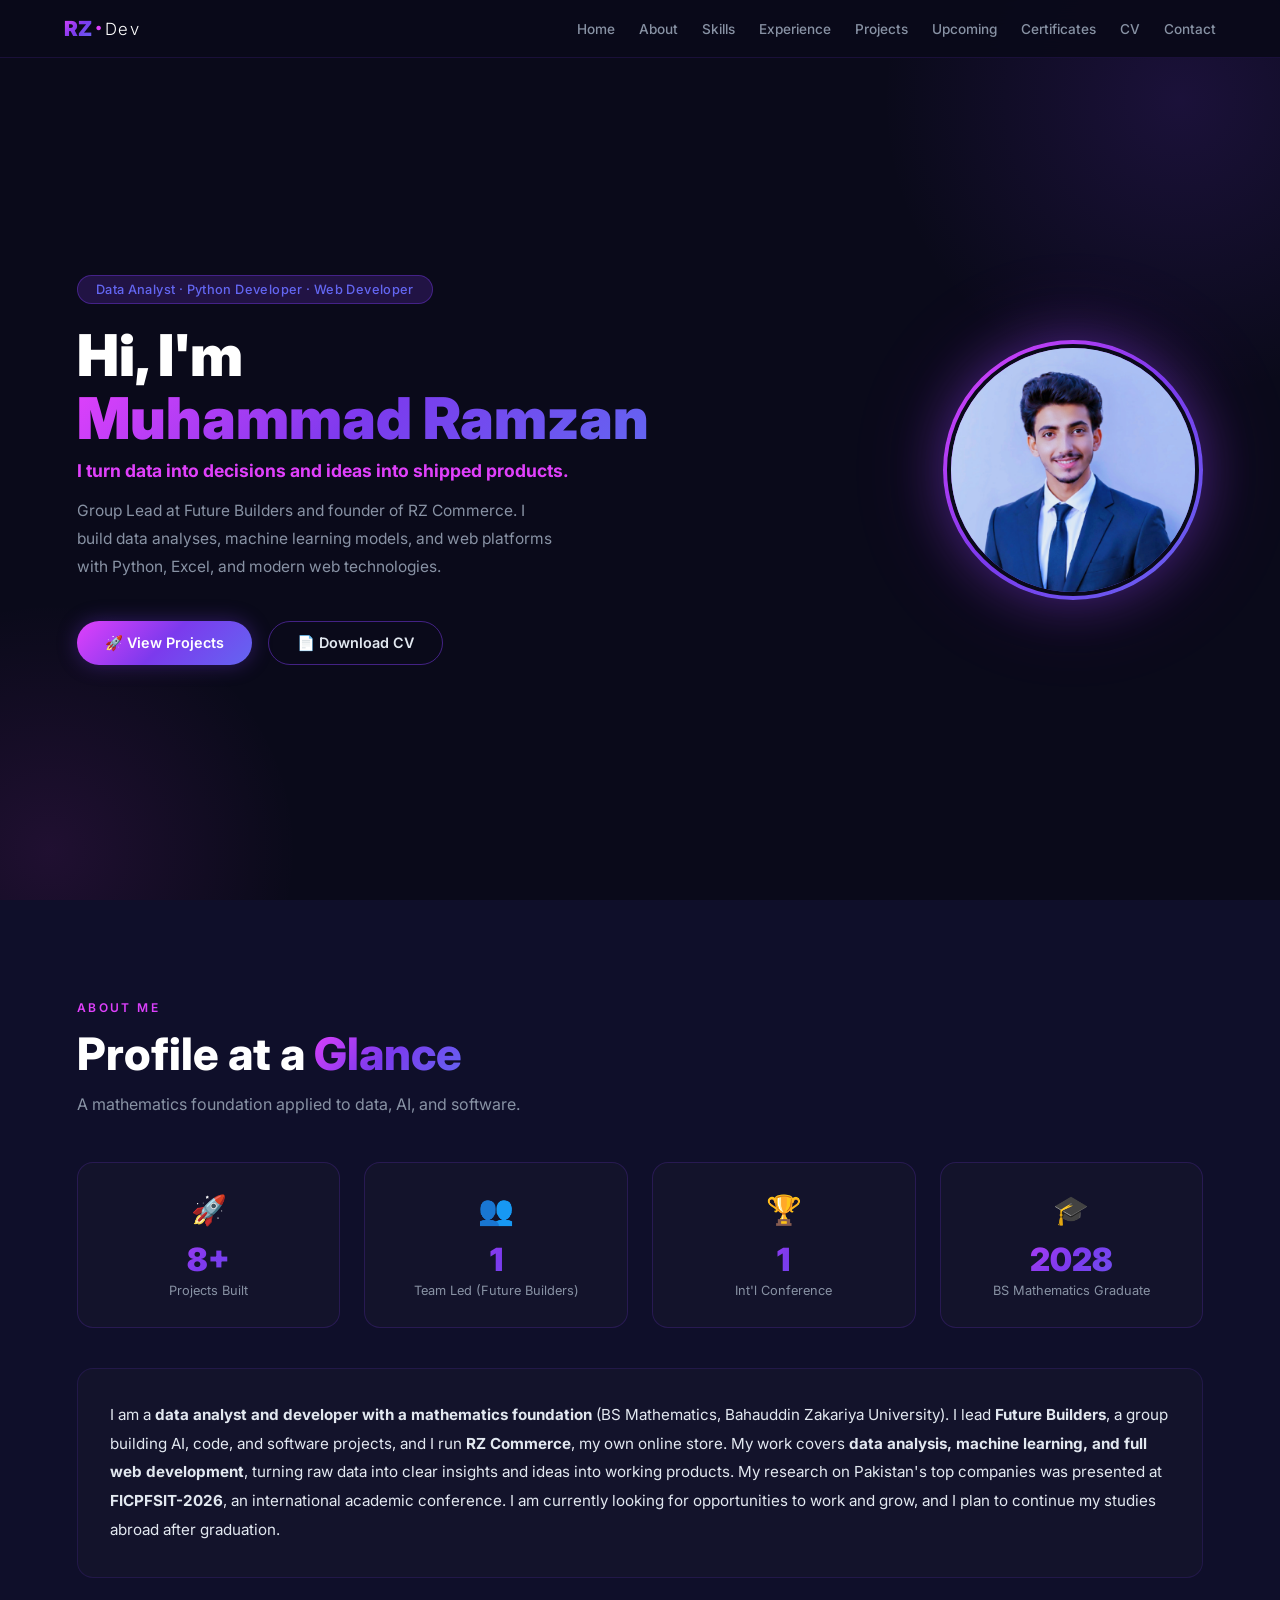
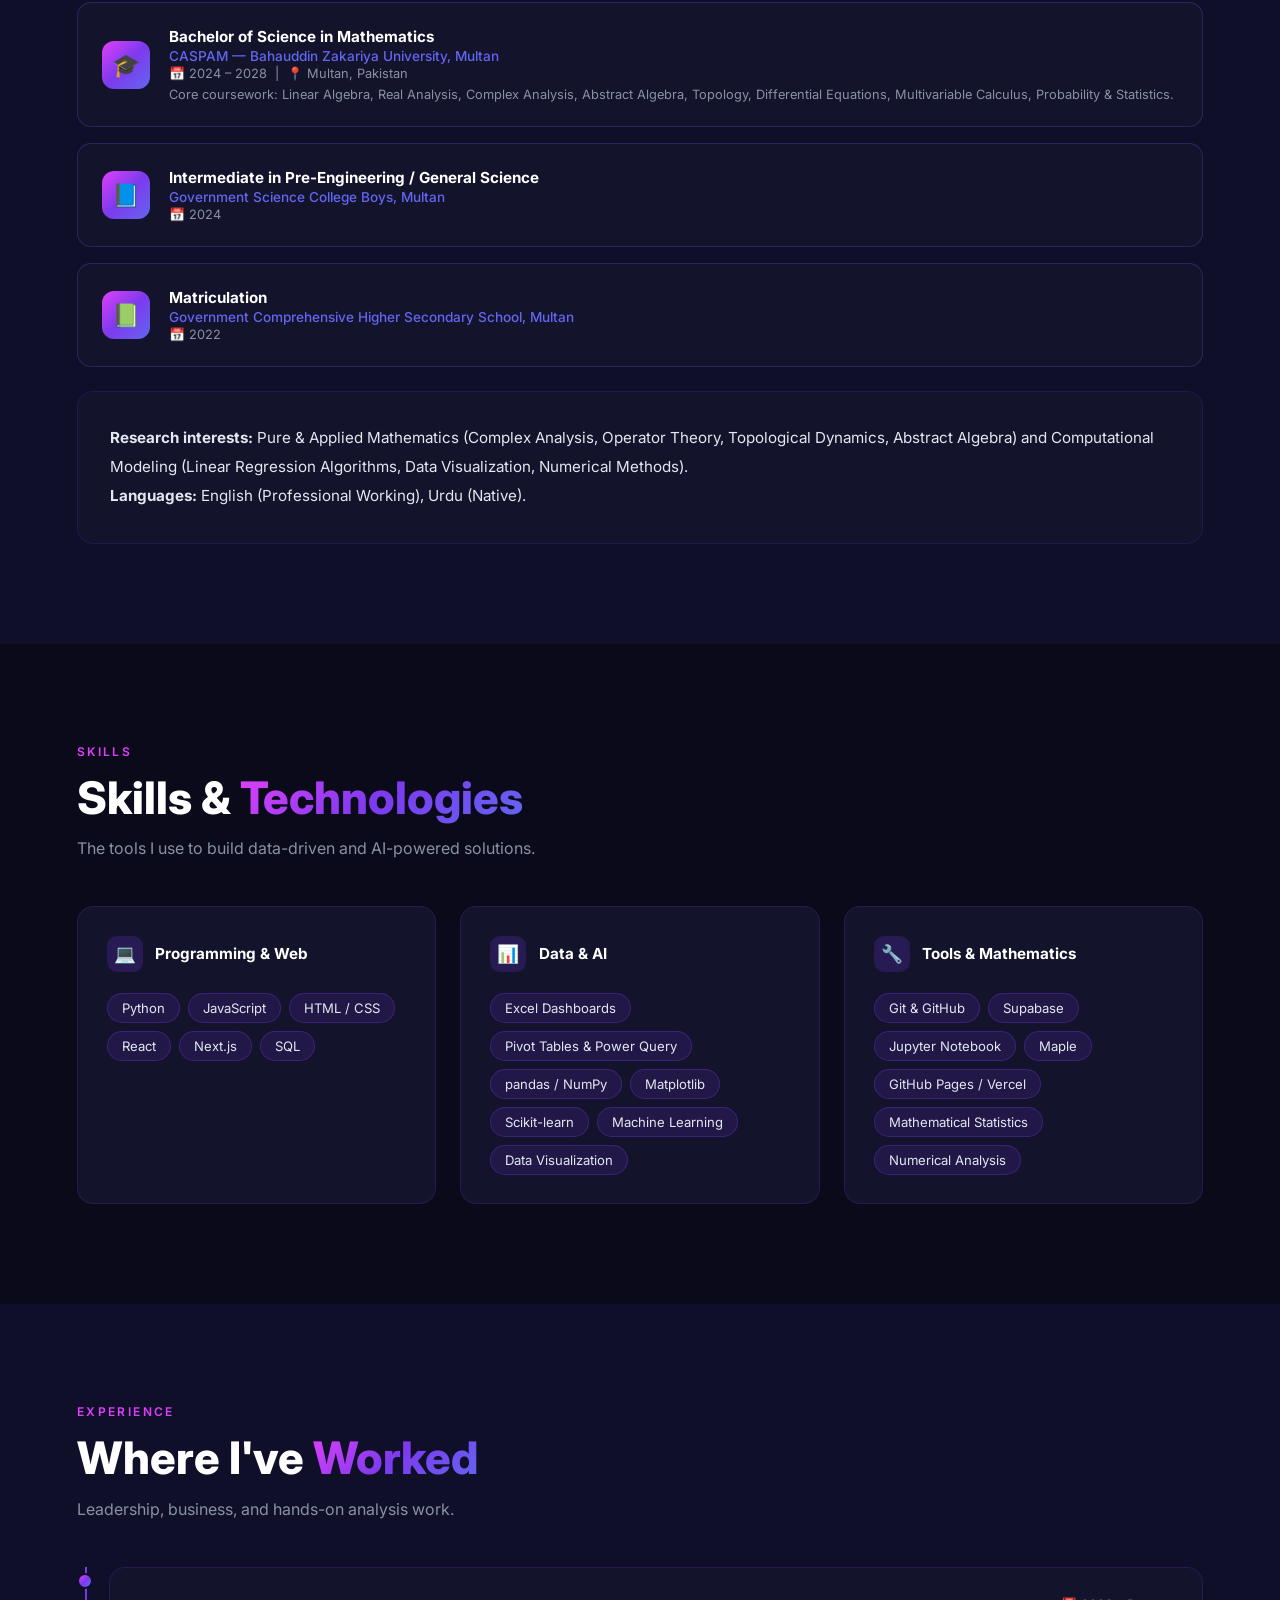
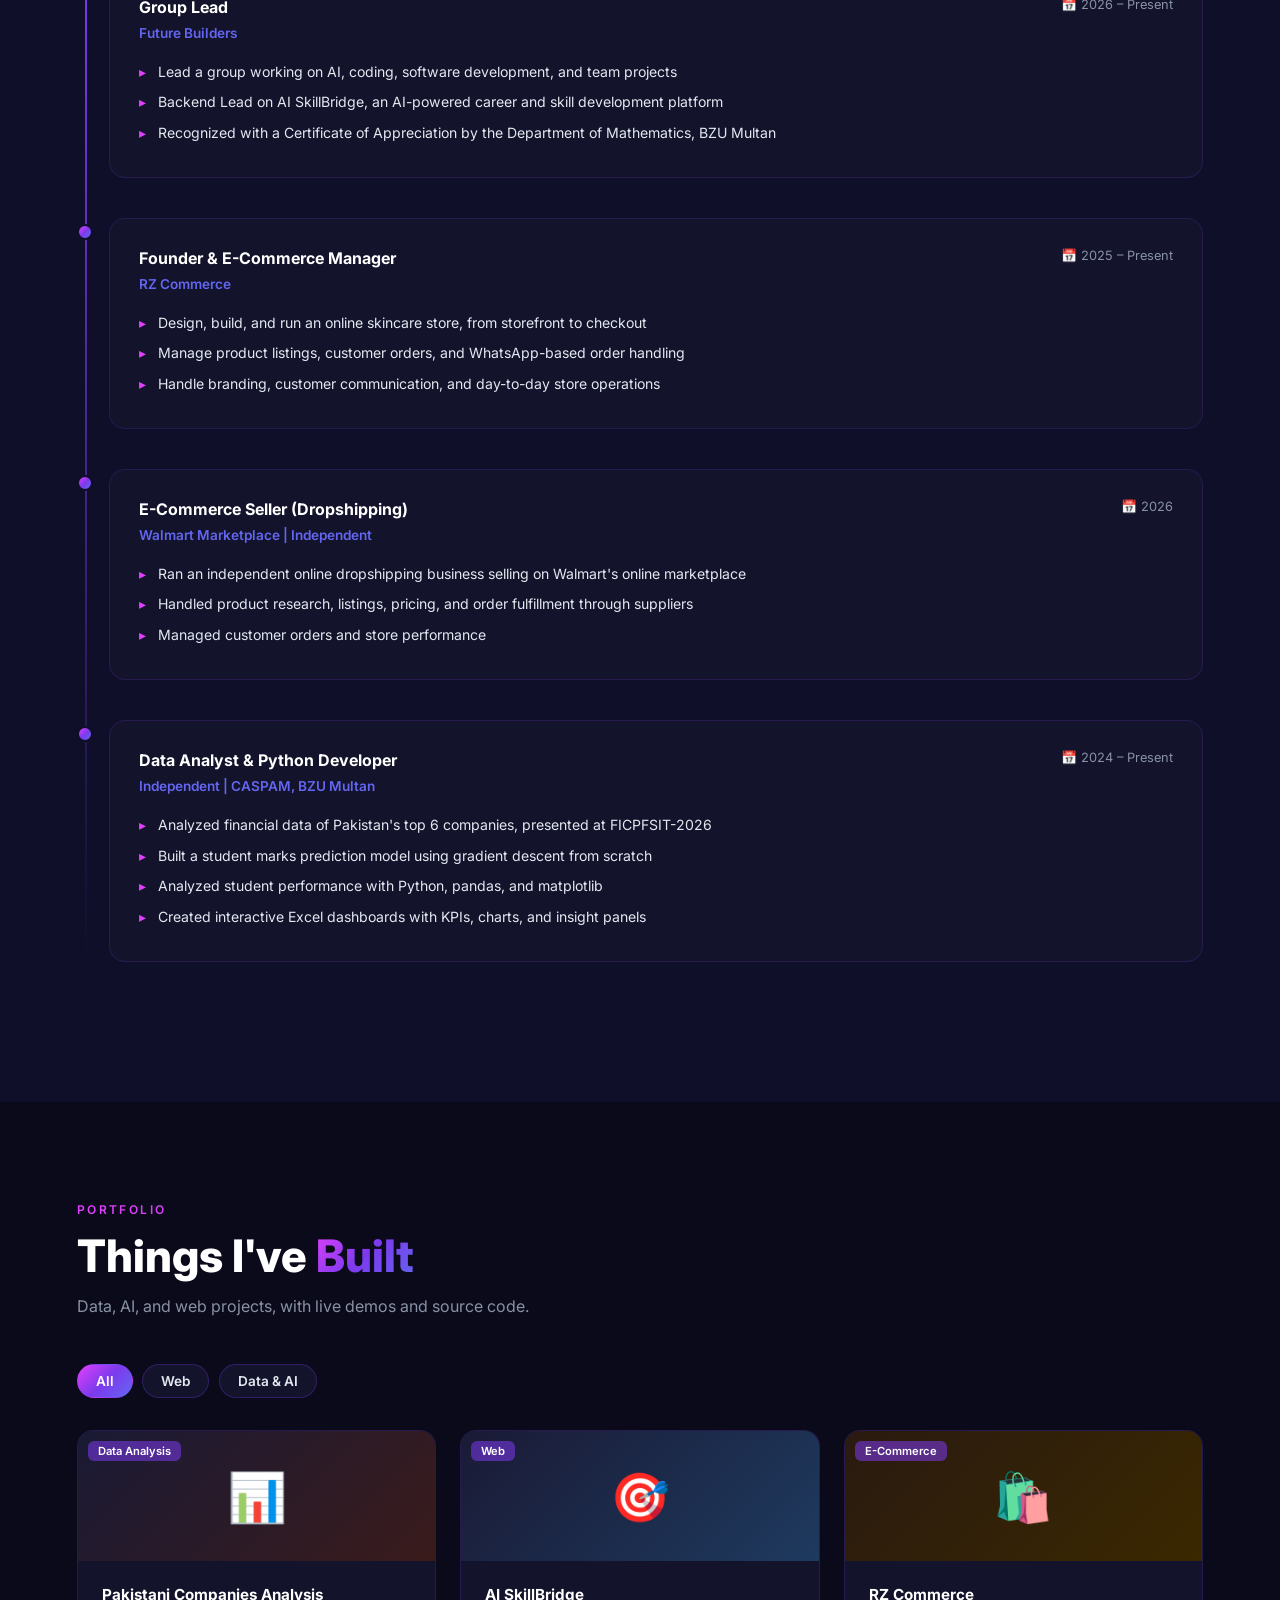
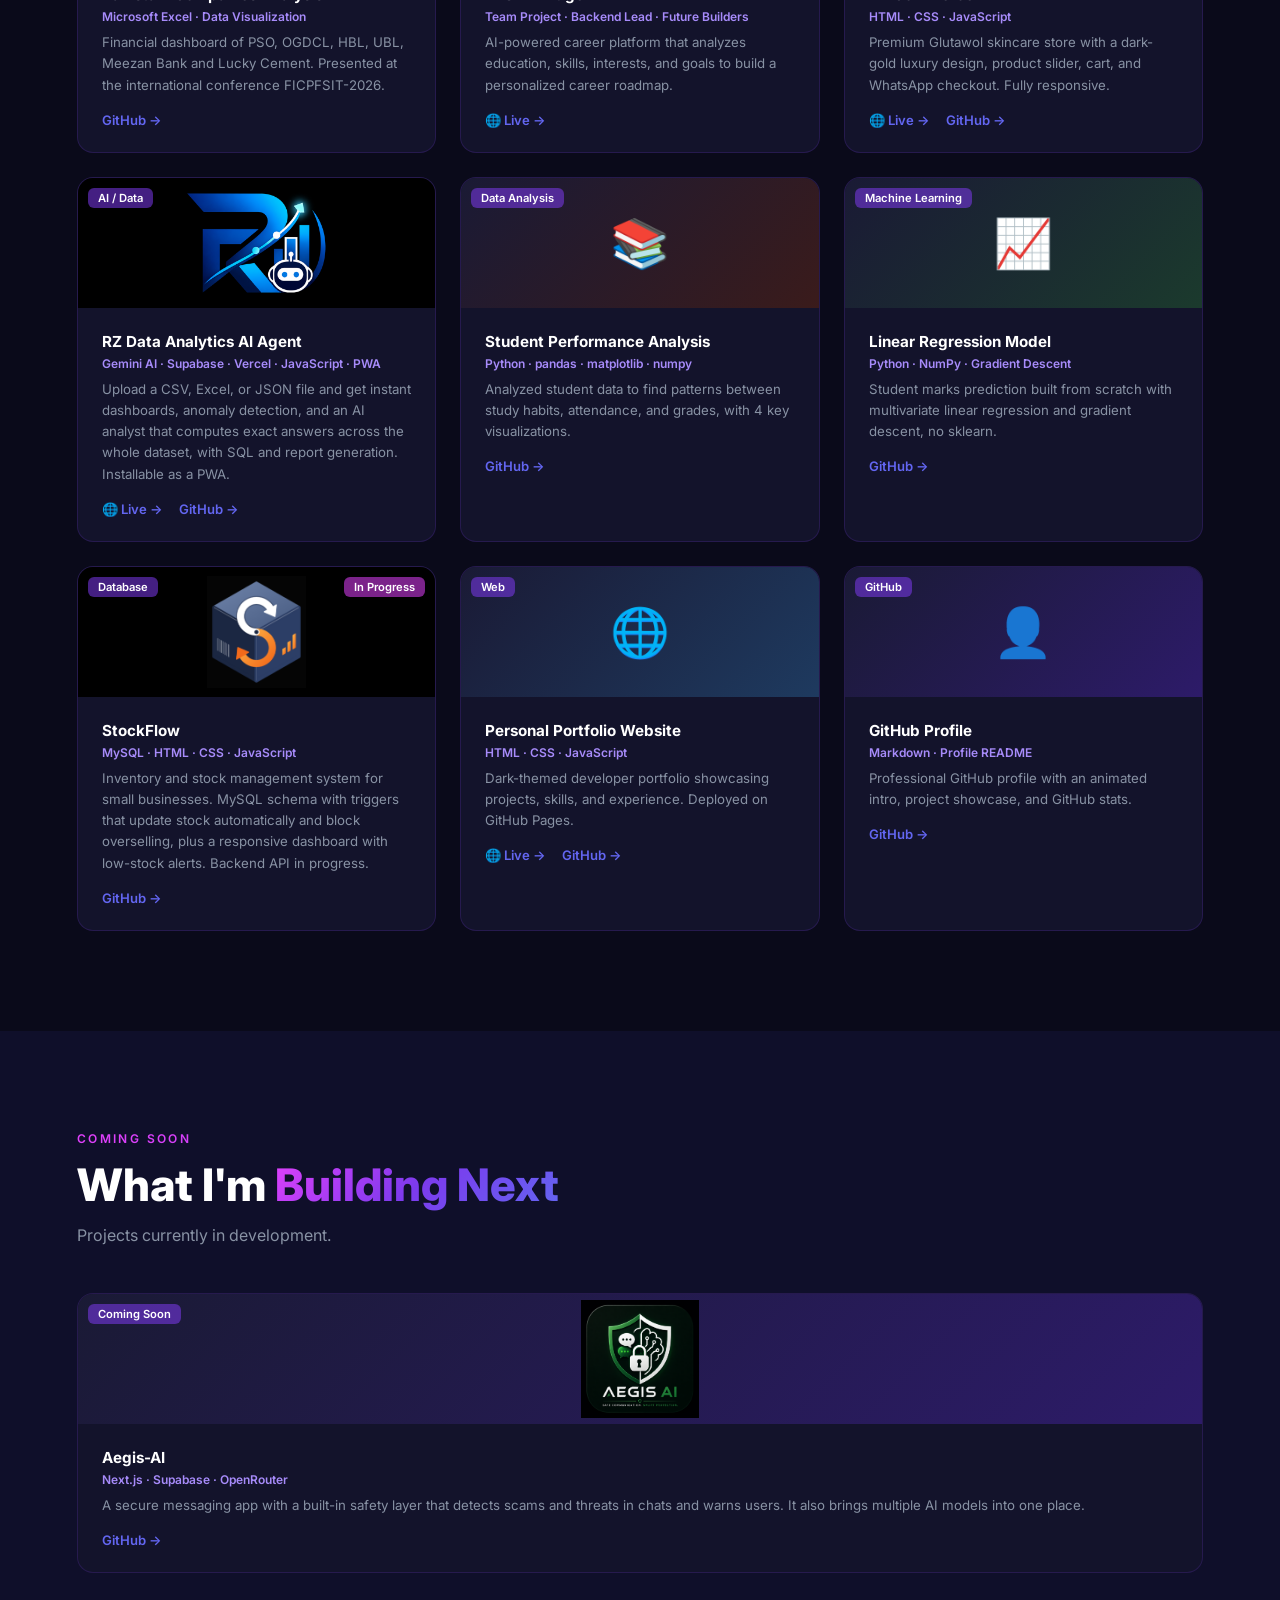
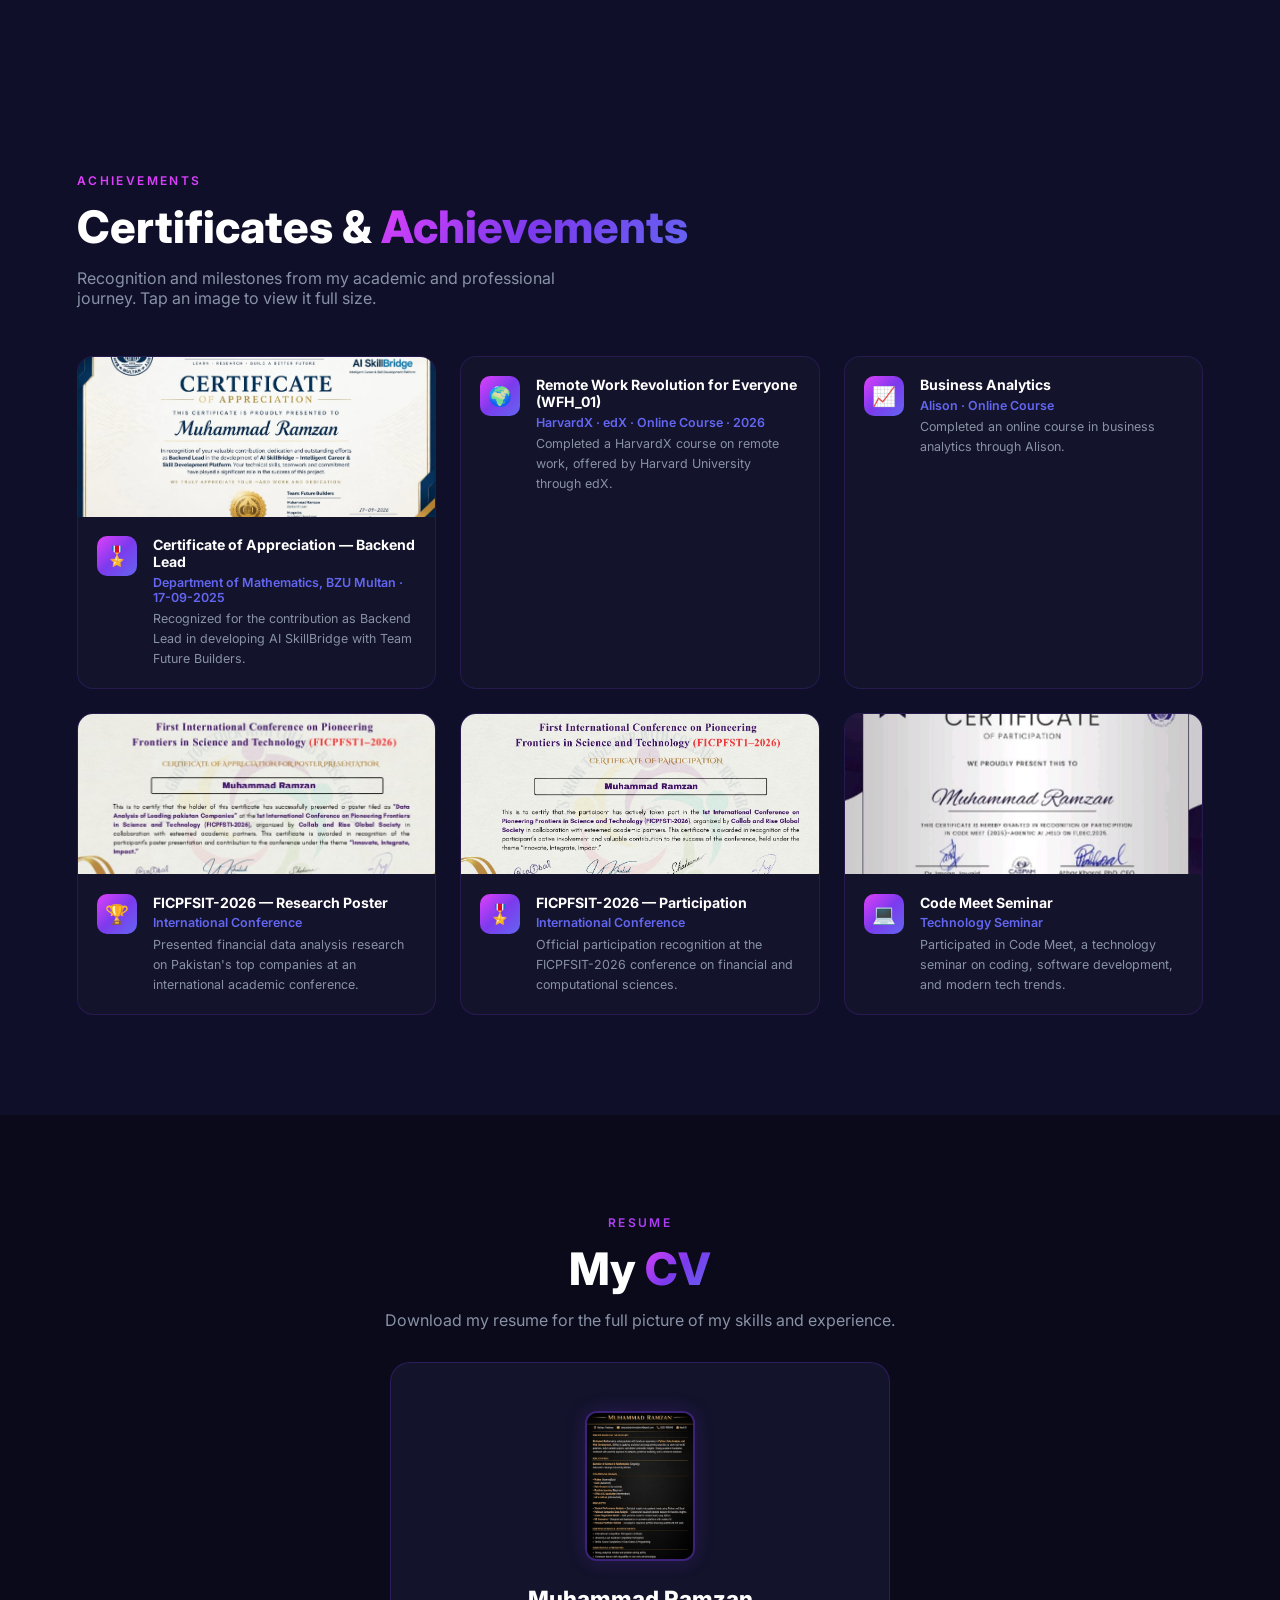
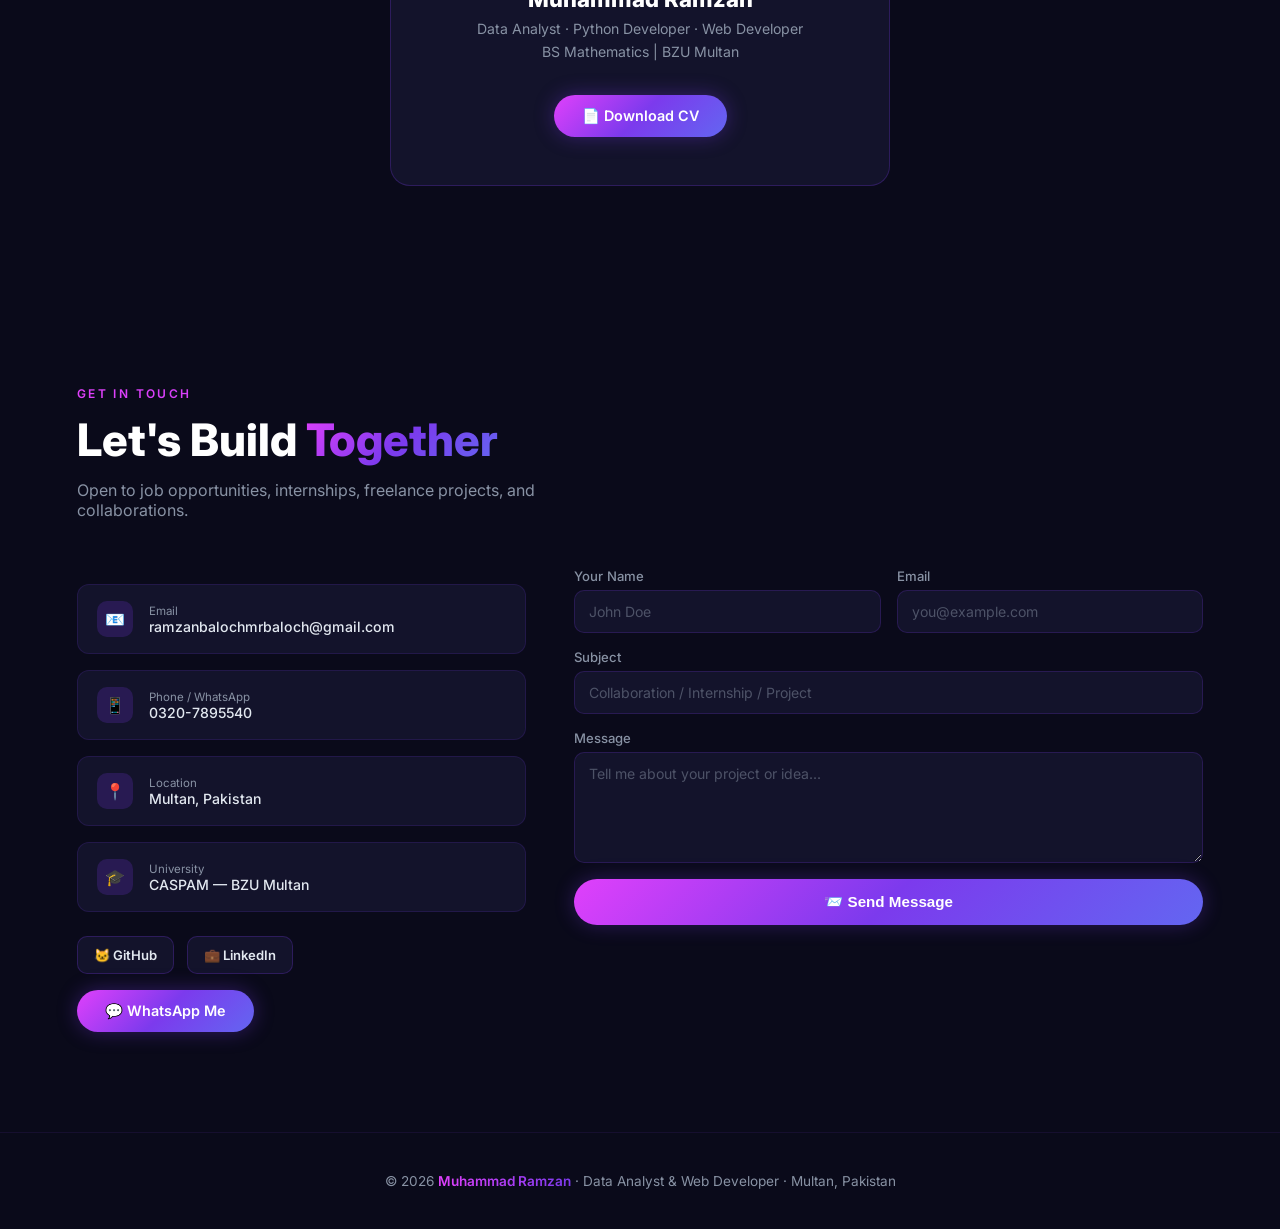
<file: index-4.html>
<!DOCTYPE html>
<html lang="en">
<head>
<meta charset="UTF-8" />
<meta name="viewport" content="width=device-width, initial-scale=1.0"/>

<title>Muhammad Ramzan | Data Analyst · Python Developer · Web Developer | Multan</title>
<meta name="description" content="Muhammad Ramzan — Data Analyst, Python & Web Developer in Multan. Built RZ Commerce, AI SkillBridge, ML models and data dashboards; research presented at FICPFSIT-2026. Open to internships and freelance work.">
<meta name="keywords" content="Muhammad Ramzan, RZ Tech, Data Analyst Pakistan, Python Developer Multan, Web Developer, RZ Commerce, AI SkillBridge, Future Builders, GitHub rztech15, Portfolio Multan">
<meta name="author" content="Muhammad Ramzan">
<meta name="robots" content="index, follow">
<link rel="canonical" href="https://rztech15.github.io/RZ-Portfolio-Website/">

<meta property="og:type" content="website">
<meta property="og:url" content="https://rztech15.github.io/RZ-Portfolio-Website/">
<meta property="og:title" content="Muhammad Ramzan | Data Analyst · Python Developer · Web Developer">
<meta property="og:description" content="Data Analyst, Python & Web Developer. Group Lead at Future Builders. Research presented at FICPFSIT-2026.">
<meta property="og:image" content="https://rztech15.github.io/RZ-Portfolio-Website/Profile%20pic.jpeg">
<meta property="og:locale" content="en_PK">
<meta name="twitter:card" content="summary_large_image">
<meta name="twitter:title" content="Muhammad Ramzan | Data Analyst · Python Developer">
<meta name="twitter:description" content="Data Analyst, Python & Web Developer. See my projects, experience and certificates.">
<meta name="twitter:image" content="https://rztech15.github.io/RZ-Portfolio-Website/Profile%20pic.jpeg">

<link rel="icon" type="image/jpeg" href="Profile pic.jpeg">
<link rel="apple-touch-icon" href="Profile pic.jpeg">

<script type="application/ld+json">
{
  "@context": "https://schema.org",
  "@type": "Person",
  "name": "Muhammad Ramzan",
  "url": "https://rztech15.github.io/RZ-Portfolio-Website/",
  "image": "https://rztech15.github.io/RZ-Portfolio-Website/Profile%20pic.jpeg",
  "jobTitle": "Data Analyst & Web Developer",
  "description": "Data Analyst, Python and Web Developer. Group Lead at Future Builders. BS Mathematics, Bahauddin Zakariya University.",
  "email": "ramzanbalochmrbaloch@gmail.com",
  "telephone": "+923207895540",
  "address": { "@type": "PostalAddress", "addressLocality": "Multan", "addressCountry": "PK" },
  "alumniOf": { "@type": "CollegeOrUniversity", "name": "Bahauddin Zakariya University", "address": "Multan, Pakistan" },
  "sameAs": [
    "https://github.com/Rztech15",
    "https://www.linkedin.com/in/muhammad-ramzan-a91510423"
  ]
}
</script>

<link href="https://fonts.googleapis.com/css2?family=Inter:wght@300;400;500;600;700;800;900&display=swap" rel="stylesheet"/>

<style>
  :root { --navy:#0a0a1a; --navy2:#0f0f2a; --card:#13132b; --pink:#e040fb; --purple:#7c3aed; --blue:#6366f1;
    --grad:linear-gradient(135deg,#e040fb,#7c3aed,#6366f1); --grad2:linear-gradient(90deg,#e040fb,#7c3aed);
    --text:#e2e8f0; --muted:#8892a4; --white:#fff; }
  * { margin:0; padding:0; box-sizing:border-box; }
  html { scroll-behavior:smooth; }
  body { font-family:'Inter',sans-serif; background:var(--navy); color:var(--text); overflow-x:hidden; }
  a:focus-visible, button:focus-visible { outline:2px solid var(--pink); outline-offset:3px; }
  .reveal { opacity:0; transform:translateY(40px); transition:opacity .7s ease, transform .7s ease; }
  .reveal.visible { opacity:1; transform:none; }
  @media (prefers-reduced-motion:reduce){ html{scroll-behavior:auto} .reveal{opacity:1;transform:none;transition:none} }

  /* NAV */
  nav { position:fixed; top:0; left:0; right:0; z-index:100; display:flex; align-items:center; justify-content:space-between; gap:1rem; padding:16px 5%; background:rgba(10,10,26,.95); backdrop-filter:blur(12px); border-bottom:1px solid rgba(124,58,237,.15); }
  .logo { font-size:1.3rem; font-weight:900; display:flex; align-items:center; gap:2px; flex-shrink:0; }
  .logo-rz { background:var(--grad); -webkit-background-clip:text; -webkit-text-fill-color:transparent; background-clip:text; }
  .logo-dot { color:var(--pink); font-size:1.4rem; margin:0 1px; line-height:1; }
  .logo-dev { color:var(--white); font-weight:300; font-size:1.05rem; letter-spacing:.08em; }
  .nav-links { display:flex; gap:1.5rem; align-items:center; }
  .nav-links a { color:var(--muted); font-size:.85rem; font-weight:500; text-decoration:none; transition:color .2s; white-space:nowrap; }
  .nav-links a:hover { color:var(--pink); }

  /* HERO */
  #home { min-height:100vh; display:flex; align-items:center; padding:120px 6% 80px; position:relative; overflow:hidden; }
  #home::before { content:''; position:absolute; top:-200px; right:-200px; width:600px; height:600px; background:radial-gradient(circle,rgba(124,58,237,.15) 0%,transparent 70%); border-radius:50%; }
  #home::after { content:''; position:absolute; bottom:-200px; left:-200px; width:500px; height:500px; background:radial-gradient(circle,rgba(224,64,251,.1) 0%,transparent 70%); border-radius:50%; }
  .hero-wrap { display:flex; align-items:center; justify-content:space-between; gap:3rem; width:100%; position:relative; z-index:1; }
  .hero-left { flex:1; }
  .hero-badge { display:inline-block; background:rgba(124,58,237,.2); border:1px solid rgba(124,58,237,.4); border-radius:50px; padding:6px 18px; font-size:.8rem; color:var(--blue); font-weight:500; margin-bottom:1.2rem; letter-spacing:.03em; }
  .hero-title { font-size:clamp(2rem,4.5vw,3.8rem); font-weight:900; line-height:1.1; margin-bottom:.6rem; color:var(--white); }
  .hero-title span, .section-title span, .stat-num { background:var(--grad); -webkit-background-clip:text; -webkit-text-fill-color:transparent; background-clip:text; }
  .hero-tagline { font-size:1.1rem; font-weight:700; color:var(--pink); margin-bottom:1rem; }
  .hero-sub { font-size:.97rem; color:var(--muted); max-width:480px; margin-bottom:2.5rem; line-height:1.8; }
  .hero-btns { display:flex; gap:1rem; flex-wrap:wrap; }
  .btn-primary { background:var(--grad); color:#fff; border:none; padding:12px 28px; border-radius:50px; font-size:.9rem; font-weight:600; cursor:pointer; text-decoration:none; transition:opacity .2s, transform .2s; display:inline-flex; align-items:center; gap:8px; box-shadow:0 0 20px rgba(124,58,237,.35); }
  .btn-primary:hover { opacity:.88; transform:translateY(-2px); }
  .btn-outline { background:transparent; color:var(--text); border:1px solid rgba(124,58,237,.5); padding:12px 28px; border-radius:50px; font-size:.9rem; font-weight:600; cursor:pointer; text-decoration:none; transition:border-color .2s, transform .2s; display:inline-flex; align-items:center; gap:8px; }
  .btn-outline:hover { border-color:var(--pink); transform:translateY(-2px); }
  .hero-right { flex-shrink:0; }
  .profile-pic-wrap { width:260px; height:260px; border-radius:50%; background:var(--grad); padding:4px; box-shadow:0 0 50px rgba(124,58,237,.4), 0 0 100px rgba(224,64,251,.15); }
  .profile-pic-wrap img { width:100%; height:100%; border-radius:50%; object-fit:cover; border:4px solid var(--navy); }
  .profile-pic-placeholder { width:100%; height:100%; border-radius:50%; background:var(--card); border:4px solid var(--navy); display:flex; align-items:center; justify-content:center; font-size:5rem; }

  /* SECTIONS */
  section { padding:100px 6%; }
  .section-label { font-size:.75rem; font-weight:600; letter-spacing:.2em; text-transform:uppercase; background:var(--grad2); -webkit-background-clip:text; -webkit-text-fill-color:transparent; background-clip:text; margin-bottom:.8rem; }
  .section-title { font-size:clamp(1.8rem,4vw,2.8rem); font-weight:800; color:var(--white); margin-bottom:.8rem; line-height:1.2; }
  .section-sub { color:var(--muted); font-size:1rem; margin-bottom:3rem; max-width:520px; }

  /* ABOUT */
  #about, #experience, #certificates { background:var(--navy2); }
  .stats-grid { display:grid; grid-template-columns:repeat(auto-fit,minmax(150px,1fr)); gap:1.5rem; margin-bottom:2.5rem; }
  .stat-card { background:var(--card); border:1px solid rgba(124,58,237,.2); border-radius:16px; padding:1.8rem 1.2rem; text-align:center; transition:border-color .2s, transform .2s; }
  .stat-card:hover { border-color:var(--purple); transform:translateY(-4px); }
  .stat-icon { font-size:1.8rem; margin-bottom:.8rem; }
  .stat-num { font-size:2rem; font-weight:900; }
  .stat-label { color:var(--muted); font-size:.8rem; margin-top:4px; }
  .about-text { background:var(--card); border:1px solid rgba(124,58,237,.15); border-radius:16px; padding:2rem; line-height:1.9; margin-bottom:1.5rem; font-size:.95rem; }
  .edu-card { display:flex; align-items:center; gap:1.2rem; background:var(--card); border:1px solid rgba(99,102,241,.25); border-radius:14px; padding:1.5rem; }
  .edu-icon { width:48px; height:48px; background:var(--grad); border-radius:12px; display:flex; align-items:center; justify-content:center; font-size:1.4rem; flex-shrink:0; }
  .edu-title { font-weight:700; color:var(--white); font-size:.95rem; }
  .edu-sub { color:var(--blue); font-size:.85rem; font-weight:500; margin:2px 0; }
  .edu-meta { color:var(--muted); font-size:.8rem; }

  /* SKILLS (chips) */
  .skills-grid { display:grid; grid-template-columns:repeat(auto-fit,minmax(290px,1fr)); gap:1.5rem; }
  .skill-card { background:var(--card); border:1px solid rgba(124,58,237,.18); border-radius:16px; padding:1.8rem; transition:border-color .2s, transform .2s; }
  .skill-card:hover { border-color:var(--purple); transform:translateY(-3px); }
  .skill-card-header { display:flex; align-items:center; gap:.8rem; margin-bottom:1.3rem; }
  .skill-card-icon { width:36px; height:36px; background:rgba(124,58,237,.2); border-radius:10px; display:flex; align-items:center; justify-content:center; font-size:1.1rem; }
  .skill-card-title { font-weight:700; font-size:.95rem; color:var(--white); }
  .chips { display:flex; flex-wrap:wrap; gap:.5rem; }
  .chips span { padding:6px 14px; border-radius:50px; font-size:.82rem; background:rgba(124,58,237,.15); border:1px solid rgba(124,58,237,.3); color:var(--text); }

  /* EXPERIENCE */
  .timeline { position:relative; padding-left:2rem; }
  .timeline::before { content:''; position:absolute; left:8px; top:0; bottom:0; width:2px; background:linear-gradient(180deg,var(--purple),transparent); }
  .timeline-item { position:relative; margin-bottom:2.5rem; }
  .timeline-dot { position:absolute; left:-2rem; top:6px; width:16px; height:16px; background:var(--grad); border-radius:50%; border:2px solid var(--navy2); }
  .exp-card { background:var(--card); border:1px solid rgba(124,58,237,.18); border-radius:16px; padding:1.8rem; transition:border-color .2s, transform .2s; }
  .exp-card:hover { border-color:var(--purple); transform:translateY(-2px); }
  .exp-header { display:flex; justify-content:space-between; flex-wrap:wrap; gap:.5rem; margin-bottom:.5rem; }
  .exp-title { font-weight:700; color:var(--white); font-size:1rem; }
  .exp-date { font-size:.8rem; color:var(--muted); }
  .exp-company { color:var(--blue); font-size:.85rem; font-weight:600; margin-bottom:1rem; }
  .exp-bullets { list-style:none; }
  .exp-bullets li { font-size:.88rem; padding:4px 0 4px 1.2rem; position:relative; line-height:1.6; }
  .exp-bullets li::before { content:'▸'; position:absolute; left:0; color:var(--pink); }

  /* PROJECTS */
  .filters { display:flex; gap:.6rem; margin-bottom:2rem; flex-wrap:wrap; }
  .f { background:var(--card); color:var(--text); border:1px solid rgba(124,58,237,.3); border-radius:50px; padding:8px 18px; font-size:.85rem; font-weight:600; font-family:inherit; cursor:pointer; transition:border-color .2s; }
  .f:hover { border-color:var(--pink); }
  .f.active { background:var(--grad); border-color:transparent; color:#fff; }
  .projects-grid { display:grid; grid-template-columns:repeat(auto-fit,minmax(280px,1fr)); gap:1.5rem; }
  .proj-card { background:var(--card); border:1px solid rgba(124,58,237,.18); border-radius:16px; overflow:hidden; transition:border-color .2s, transform .2s, box-shadow .2s; }
  .proj-card:hover { border-color:var(--purple); transform:translateY(-5px); box-shadow:0 10px 30px rgba(124,58,237,.15); }
  .proj-thumb { height:130px; display:flex; align-items:center; justify-content:center; font-size:3rem; position:relative; }
  .t1 { background:linear-gradient(135deg,#1a1a35,#1e3a5f); }
  .t2 { background:linear-gradient(135deg,#2a1a10,#3a2800); }
  .t3 { background:linear-gradient(135deg,#1a1a35,#3a1b1b); }
  .t5 { background:linear-gradient(135deg,#1a1a35,#1b3a2d); }
  .t6 { background:linear-gradient(135deg,#1a1a35,#2d1b69); }
  .proj-tag, .proj-status { position:absolute; top:10px; border-radius:6px; padding:3px 10px; font-size:.7rem; font-weight:600; color:#fff; }
  .proj-tag { left:10px; background:rgba(124,58,237,.55); }
  .proj-status { right:10px; background:rgba(224,64,251,.55); }
  .proj-body { padding:1.5rem; }
  .proj-name { font-weight:700; color:var(--white); font-size:.95rem; margin-bottom:.3rem; }
  .proj-tools { font-size:.75rem; color:#a78bfa; font-weight:600; margin-bottom:.5rem; }
  .proj-desc { color:var(--muted); font-size:.83rem; line-height:1.6; margin-bottom:1rem; }
  .proj-links { display:flex; gap:1rem; flex-wrap:wrap; }
  .proj-link { font-size:.82rem; color:var(--blue); font-weight:600; text-decoration:none; transition:color .2s; }
  .proj-link:hover { color:var(--pink); }

  /* CERTIFICATES */
  .cert-grid { display:grid; grid-template-columns:repeat(auto-fit,minmax(280px,1fr)); gap:1.5rem; }
  .cert-card { background:var(--card); border:1px solid rgba(124,58,237,.18); border-radius:16px; overflow:hidden; transition:border-color .2s, transform .2s; }
  .cert-card:hover { border-color:var(--pink); transform:translateY(-3px); }
  .cert-img-wrap { display:block; width:100%; height:160px; overflow:hidden; background:var(--navy2); }
  .cert-img-wrap img { width:100%; height:100%; object-fit:cover; transition:transform .3s; }
  .cert-card:hover .cert-img-wrap img { transform:scale(1.05); }
  .cert-body { padding:1.2rem; display:flex; gap:1rem; align-items:flex-start; }
  .cert-icon { width:40px; height:40px; background:var(--grad); border-radius:10px; display:flex; align-items:center; justify-content:center; font-size:1.2rem; flex-shrink:0; }
  .cert-title { font-weight:700; color:var(--white); font-size:.88rem; margin-bottom:.3rem; }
  .cert-org { color:var(--blue); font-size:.78rem; font-weight:600; margin-bottom:.3rem; }
  .cert-desc { color:var(--muted); font-size:.78rem; line-height:1.6; }

  /* CV */
  #cv { text-align:center; }
  .cv-card { max-width:500px; margin:0 auto; background:var(--card); border:1px solid rgba(124,58,237,.25); border-radius:20px; padding:3rem 2rem; }
  .cv-img-wrap { width:110px; height:150px; margin:0 auto 1.5rem; border-radius:12px; overflow:hidden; border:2px solid rgba(124,58,237,.4); box-shadow:0 0 20px rgba(124,58,237,.2); }
  .cv-img-wrap img { width:100%; height:100%; object-fit:cover; }
  .cv-title { font-size:1.4rem; font-weight:800; color:var(--white); margin-bottom:.4rem; }
  .cv-sub { color:var(--muted); margin-bottom:2rem; font-size:.88rem; line-height:1.6; }

  /* CONTACT */
  .contact-wrap { display:grid; grid-template-columns:1fr 1.4fr; gap:3rem; align-items:start; }
  .contact-info-list { display:flex; flex-direction:column; gap:1rem; margin-top:1rem; }
  .contact-info-item { display:flex; align-items:center; gap:1rem; background:var(--card); border:1px solid rgba(124,58,237,.15); border-radius:12px; padding:1rem 1.2rem; transition:border-color .2s; }
  .contact-info-item:hover { border-color:var(--purple); }
  .contact-info-icon { width:36px; height:36px; background:rgba(124,58,237,.2); border-radius:10px; display:flex; align-items:center; justify-content:center; font-size:1rem; flex-shrink:0; }
  .contact-info-label { font-size:.72rem; color:var(--muted); }
  .contact-info-val { font-size:.88rem; font-weight:500; word-break:break-word; }
  .social-links { display:flex; gap:.8rem; margin-top:1.5rem; flex-wrap:wrap; }
  .social-btn { display:inline-flex; align-items:center; gap:8px; background:var(--card); border:1px solid rgba(124,58,237,.25); border-radius:10px; padding:10px 16px; font-size:.82rem; font-weight:600; color:var(--text); text-decoration:none; transition:border-color .2s, transform .2s; }
  .social-btn:hover { border-color:var(--pink); transform:translateY(-2px); }
  .wa-btn { margin-top:1rem; }
  .contact-form { display:flex; flex-direction:column; gap:1rem; }
  .form-row { display:grid; grid-template-columns:1fr 1fr; gap:1rem; }
  .form-group { display:flex; flex-direction:column; gap:6px; }
  .form-group label { font-size:.82rem; color:var(--muted); font-weight:500; }
  .form-group input, .form-group textarea { background:var(--card); border:1px solid rgba(124,58,237,.2); border-radius:10px; padding:12px 14px; color:var(--text); font-size:.88rem; font-family:'Inter',sans-serif; transition:border-color .2s; resize:vertical; }
  .form-group input:focus, .form-group textarea:focus { outline:none; border-color:var(--purple); }
  .form-group input::placeholder, .form-group textarea::placeholder { color:rgba(136,146,164,.5); }
  .form-submit { background:var(--grad); color:#fff; border:none; padding:14px; border-radius:50px; font-size:.95rem; font-weight:600; cursor:pointer; transition:opacity .2s, transform .2s; display:flex; align-items:center; justify-content:center; gap:8px; box-shadow:0 0 20px rgba(124,58,237,.3); }
  .form-submit:hover { opacity:.88; transform:translateY(-2px); }

  footer { text-align:center; padding:2.5rem 6%; color:var(--muted); font-size:.85rem; border-top:1px solid rgba(124,58,237,.1); }
  footer span { background:var(--grad2); -webkit-background-clip:text; -webkit-text-fill-color:transparent; background-clip:text; font-weight:600; }

  @media (max-width:768px) {
    .hero-wrap { flex-direction:column-reverse; text-align:center; }
    .hero-sub { margin:0 auto 2rem; }
    .hero-btns { justify-content:center; }
    .profile-pic-wrap { width:180px; height:180px; }
    .contact-wrap { grid-template-columns:1fr; }
    .form-row { grid-template-columns:1fr; }
    section { padding:70px 5%; }
    .nav-links { overflow-x:auto; gap:1rem; max-width:70%; scrollbar-width:none; }
    .nav-links::-webkit-scrollbar { display:none; }
  }
</style>
</head>
<body>

<!-- NAVBAR -->
<nav>
  <div class="logo"><span class="logo-rz">RZ</span><span class="logo-dot">·</span><span class="logo-dev">Dev</span></div>
  <div class="nav-links">
    <a href="#home">Home</a>
    <a href="#about">About</a>
    <a href="#skills">Skills</a>
    <a href="#experience">Experience</a>
    <a href="#projects">Projects</a>
    <a href="#upcoming">Upcoming</a>
    <a href="#certificates">Certificates</a>
    <a href="#cv">CV</a>
    <a href="#contact">Contact</a>
  </div>
</nav>

<!-- HERO -->
<section id="home">
  <div class="hero-wrap">
    <div class="hero-left reveal">
      <div class="hero-badge">Data Analyst · Python Developer · Web Developer</div>
      <h1 class="hero-title">Hi, I'm<br><span>Muhammad Ramzan</span></h1>
      <p class="hero-tagline">I turn data into decisions and ideas into shipped products.</p>
      <p class="hero-sub">Group Lead at Future Builders and founder of RZ Commerce. I build data analyses, machine learning models, and web platforms with Python, Excel, and modern web technologies.</p>
      <div class="hero-btns">
        <a href="#projects" class="btn-primary">🚀 View Projects</a>
        <a href="#cv" class="btn-outline">📄 Download CV</a>
      </div>
    </div>
    <div class="hero-right reveal">
      <div class="profile-pic-wrap">
        <img src="Profile pic.jpeg" alt="Muhammad Ramzan — Data Analyst & Web Developer, Multan" onerror="this.parentElement.innerHTML='<div class=\'profile-pic-placeholder\'>👤</div>'"/>
      </div>
    </div>
  </div>
</section>

<!-- ABOUT -->
<section id="about">
  <div class="reveal">
    <div class="section-label">About Me</div>
    <h2 class="section-title">Profile at a <span>Glance</span></h2>
    <p class="section-sub">A mathematics foundation applied to data, AI, and software.</p>
  </div>
  <div class="stats-grid">
    <div class="stat-card reveal"><div class="stat-icon">🚀</div><div class="stat-num">8+</div><div class="stat-label">Projects Built</div></div>
    <div class="stat-card reveal"><div class="stat-icon">👥</div><div class="stat-num">1</div><div class="stat-label">Team Led (Future Builders)</div></div>
    <div class="stat-card reveal"><div class="stat-icon">🏆</div><div class="stat-num">1</div><div class="stat-label">Int'l Conference</div></div>
    <div class="stat-card reveal"><div class="stat-icon">🎓</div><div class="stat-num">2028</div><div class="stat-label">BS Mathematics Graduate</div></div>
  </div>
  <div class="about-text reveal">
    I am a <strong>data analyst and developer with a mathematics foundation</strong> (BS Mathematics, Bahauddin Zakariya University). I lead <strong>Future Builders</strong>, a group building AI, code, and software projects, and I run <strong>RZ Commerce</strong>, my own online store. My work covers <strong>data analysis, machine learning, and full web development</strong>, turning raw data into clear insights and ideas into working products. My research on Pakistan's top companies was presented at <strong>FICPFSIT-2026</strong>, an international academic conference. I am currently looking for opportunities to work and grow, and I plan to continue my studies abroad after graduation.
  </div>
  <div class="edu-card reveal">
    <div class="edu-icon">🎓</div>
    <div>
      <div class="edu-title">Bachelor of Science in Mathematics</div>
      <div class="edu-sub">CASPAM — Bahauddin Zakariya University, Multan</div>
      <div class="edu-meta">📅 2024 – 2028 &nbsp;|&nbsp; 📍 Multan, Pakistan</div>
      <div class="edu-meta" style="margin-top:6px">Core coursework: Linear Algebra, Real Analysis, Complex Analysis, Abstract Algebra, Topology, Differential Equations, Multivariable Calculus, Probability & Statistics.</div>
    </div>
  </div>
  <div class="edu-card reveal" style="margin-top:1rem">
    <div class="edu-icon">📘</div>
    <div>
      <div class="edu-title">Intermediate in Pre-Engineering / General Science</div>
      <div class="edu-sub">Government Science College Boys, Multan</div>
      <div class="edu-meta">📅 2024</div>
    </div>
  </div>
  <div class="edu-card reveal" style="margin-top:1rem">
    <div class="edu-icon">📗</div>
    <div>
      <div class="edu-title">Matriculation</div>
      <div class="edu-sub">Government Comprehensive Higher Secondary School, Multan</div>
      <div class="edu-meta">📅 2022</div>
    </div>
  </div>
  <div class="about-text reveal" style="margin:1.5rem 0 0">
    <strong>Research interests:</strong> Pure & Applied Mathematics (Complex Analysis, Operator Theory, Topological Dynamics, Abstract Algebra) and Computational Modeling (Linear Regression Algorithms, Data Visualization, Numerical Methods).<br/>
    <strong>Languages:</strong> English (Professional Working), Urdu (Native).
  </div>
</section>

<!-- SKILLS -->
<section id="skills">
  <div class="reveal">
    <div class="section-label">Skills</div>
    <h2 class="section-title">Skills & <span>Technologies</span></h2>
    <p class="section-sub">The tools I use to build data-driven and AI-powered solutions.</p>
  </div>
  <div class="skills-grid">
    <div class="skill-card reveal">
      <div class="skill-card-header"><div class="skill-card-icon">💻</div><div class="skill-card-title">Programming & Web</div></div>
      <div class="chips"><span>Python</span><span>JavaScript</span><span>HTML / CSS</span><span>React</span><span>Next.js</span><span>SQL</span></div>
    </div>
    <div class="skill-card reveal">
      <div class="skill-card-header"><div class="skill-card-icon">📊</div><div class="skill-card-title">Data & AI</div></div>
      <div class="chips"><span>Excel Dashboards</span><span>Pivot Tables & Power Query</span><span>pandas / NumPy</span><span>Matplotlib</span><span>Scikit-learn</span><span>Machine Learning</span><span>Data Visualization</span></div>
    </div>
    <div class="skill-card reveal">
      <div class="skill-card-header"><div class="skill-card-icon">🔧</div><div class="skill-card-title">Tools & Mathematics</div></div>
      <div class="chips"><span>Git & GitHub</span><span>Supabase</span><span>Jupyter Notebook</span><span>Maple</span><span>GitHub Pages / Vercel</span><span>Mathematical Statistics</span><span>Numerical Analysis</span></div>
    </div>
  </div>
</section>

<!-- EXPERIENCE -->
<section id="experience">
  <div class="reveal">
    <div class="section-label">Experience</div>
    <h2 class="section-title">Where I've <span>Worked</span></h2>
    <p class="section-sub">Leadership, business, and hands-on analysis work.</p>
  </div>
  <div class="timeline">
    <div class="timeline-item reveal">
      <div class="timeline-dot"></div>
      <div class="exp-card">
        <div class="exp-header"><div class="exp-title">Group Lead</div><div class="exp-date">📅 2026 – Present</div></div>
        <div class="exp-company">Future Builders</div>
        <ul class="exp-bullets">
          <li>Lead a group working on AI, coding, software development, and team projects</li>
          <li>Backend Lead on AI SkillBridge, an AI-powered career and skill development platform</li>
          <li>Recognized with a Certificate of Appreciation by the Department of Mathematics, BZU Multan</li>
        </ul>
      </div>
    </div>
    <div class="timeline-item reveal">
      <div class="timeline-dot"></div>
      <div class="exp-card">
        <div class="exp-header"><div class="exp-title">Founder & E-Commerce Manager</div><div class="exp-date">📅 2025 – Present</div></div>
        <div class="exp-company">RZ Commerce</div>
        <ul class="exp-bullets">
          <li>Design, build, and run an online skincare store, from storefront to checkout</li>
          <li>Manage product listings, customer orders, and WhatsApp-based order handling</li>
          <li>Handle branding, customer communication, and day-to-day store operations</li>
        </ul>
      </div>
    </div>
    <div class="timeline-item reveal">
      <div class="timeline-dot"></div>
      <div class="exp-card">
        <div class="exp-header"><div class="exp-title">E-Commerce Seller (Dropshipping)</div><div class="exp-date">📅 2026</div></div>
        <div class="exp-company">Walmart Marketplace | Independent</div>
        <ul class="exp-bullets">
          <li>Ran an independent online dropshipping business selling on Walmart's online marketplace</li>
          <li>Handled product research, listings, pricing, and order fulfillment through suppliers</li>
          <li>Managed customer orders and store performance</li>
        </ul>
      </div>
    </div>
    <div class="timeline-item reveal">
      <div class="timeline-dot"></div>
      <div class="exp-card">
        <div class="exp-header"><div class="exp-title">Data Analyst & Python Developer</div><div class="exp-date">📅 2024 – Present</div></div>
        <div class="exp-company">Independent | CASPAM, BZU Multan</div>
        <ul class="exp-bullets">
          <li>Analyzed financial data of Pakistan's top 6 companies, presented at FICPFSIT-2026</li>
          <li>Built a student marks prediction model using gradient descent from scratch</li>
          <li>Analyzed student performance with Python, pandas, and matplotlib</li>
          <li>Created interactive Excel dashboards with KPIs, charts, and insight panels</li>
        </ul>
      </div>
    </div>
  </div>
</section>

<!-- PROJECTS -->
<section id="projects">
  <div class="reveal">
    <div class="section-label">Portfolio</div>
    <h2 class="section-title">Things I've <span>Built</span></h2>
    <p class="section-sub">Data, AI, and web projects, with live demos and source code.</p>
  </div>

  <div class="filters reveal">
    <button class="f active" data-f="all">All</button>
    <button class="f" data-f="web">Web</button>
    <button class="f" data-f="data">Data & AI</button>
  </div>

  <div class="projects-grid">

    <div class="proj-card reveal">
      <div class="proj-thumb t3">📊<div class="proj-tag">Data Analysis</div></div>
      <div class="proj-body">
        <div class="proj-name">Pakistani Companies Analysis</div>
        <div class="proj-tools">Microsoft Excel · Data Visualization</div>
        <div class="proj-desc">Financial dashboard of PSO, OGDCL, HBL, UBL, Meezan Bank and Lucky Cement. Presented at the international conference FICPFSIT-2026.</div>
        <div class="proj-links">
          <a href="https://github.com/Rztech15/Pakistan_Companies_Data_Analysis" class="proj-link" target="_blank" rel="noopener">GitHub →</a>
        </div>
      </div>
    </div>

    <div class="proj-card reveal">
      <div class="proj-thumb t1">🎯<div class="proj-tag">Web</div></div>
      <div class="proj-body">
        <div class="proj-name">AI SkillBridge</div>
        <div class="proj-tools">Team Project · Backend Lead · Future Builders</div>
        <div class="proj-desc">AI-powered career platform that analyzes education, skills, interests, and goals to build a personalized career roadmap.</div>
        <div class="proj-links">
          <a href="https://ai-skillbridge.vercel.app/" class="proj-link" target="_blank" rel="noopener">🌐 Live →</a>
        </div>
      </div>
    </div>

    <div class="proj-card reveal">
      <div class="proj-thumb t2">🛍️<div class="proj-tag">E-Commerce</div></div>
      <div class="proj-body">
        <div class="proj-name">RZ Commerce</div>
        <div class="proj-tools">HTML · CSS · JavaScript</div>
        <div class="proj-desc">Premium Glutawol skincare store with a dark-gold luxury design, product slider, cart, and WhatsApp checkout. Fully responsive.</div>
        <div class="proj-links">
          <a href="https://rztech15.github.io/RZ-Commerce/" class="proj-link" target="_blank" rel="noopener">🌐 Live →</a>
          <a href="https://github.com/Rztech15/RZ-Commerce" class="proj-link" target="_blank" rel="noopener">GitHub →</a>
        </div>
      </div>
    </div>

    <div class="proj-card reveal">
      <div class="proj-thumb t6" style="background:#000"><img src="rz-ai-logo.png" alt="RZ Data Analytics AI Agent logo" style="height:110px;width:auto" onerror="this.outerHTML='🤖'"/><div class="proj-tag">AI / Data</div></div>
      <div class="proj-body">
        <div class="proj-name">RZ Data Analytics AI Agent</div>
        <div class="proj-tools">Gemini AI · Supabase · Vercel · JavaScript · PWA</div>
        <div class="proj-desc">Upload a CSV, Excel, or JSON file and get instant dashboards, anomaly detection, and an AI analyst that computes exact answers across the whole dataset, with SQL and report generation. Installable as a PWA.</div>
        <div class="proj-links">
          <a href="https://rz-data-analytics-ai-agent.vercel.app/" class="proj-link" target="_blank" rel="noopener">🌐 Live →</a>
          <a href="https://github.com/Rztech15/RZ-DATA-ANALYTICS-AI-AGENT" class="proj-link" target="_blank" rel="noopener">GitHub →</a>
        </div>
      </div>
    </div>

    <div class="proj-card reveal">
      <div class="proj-thumb t3">📚<div class="proj-tag">Data Analysis</div></div>
      <div class="proj-body">
        <div class="proj-name">Student Performance Analysis</div>
        <div class="proj-tools">Python · pandas · matplotlib · numpy</div>
        <div class="proj-desc">Analyzed student data to find patterns between study habits, attendance, and grades, with 4 key visualizations.</div>
        <div class="proj-links">
          <a href="https://github.com/Rztech15/Student-Performance-Analysis" class="proj-link" target="_blank" rel="noopener">GitHub →</a>
        </div>
      </div>
    </div>

    <div class="proj-card reveal">
      <div class="proj-thumb t5">📈<div class="proj-tag">Machine Learning</div></div>
      <div class="proj-body">
        <div class="proj-name">Linear Regression Model</div>
        <div class="proj-tools">Python · NumPy · Gradient Descent</div>
        <div class="proj-desc">Student marks prediction built from scratch with multivariate linear regression and gradient descent, no sklearn.</div>
        <div class="proj-links">
          <a href="https://github.com/Rztech15/Linear-Regression-Student-Marks" class="proj-link" target="_blank" rel="noopener">GitHub →</a>
        </div>
      </div>
    </div>

    <div class="proj-card reveal">
      <div class="proj-thumb t5" style="background:#000"><img src="stockflow-logo.png" alt="StockFlow logo" style="height:112px;width:auto" onerror="this.outerHTML='📦'"/><div class="proj-tag">Database</div><div class="proj-status">In Progress</div></div>
      <div class="proj-body">
        <div class="proj-name">StockFlow</div>
        <div class="proj-tools">MySQL · HTML · CSS · JavaScript</div>
        <div class="proj-desc">Inventory and stock management system for small businesses. MySQL schema with triggers that update stock automatically and block overselling, plus a responsive dashboard with low-stock alerts. Backend API in progress.</div>
        <div class="proj-links">
          <a href="https://github.com/Rztech15/StockFlow" class="proj-link" target="_blank" rel="noopener">GitHub →</a>
        </div>
      </div>
    </div>

    <div class="proj-card reveal">
      <div class="proj-thumb t1">🌐<div class="proj-tag">Web</div></div>
      <div class="proj-body">
        <div class="proj-name">Personal Portfolio Website</div>
        <div class="proj-tools">HTML · CSS · JavaScript</div>
        <div class="proj-desc">Dark-themed developer portfolio showcasing projects, skills, and experience. Deployed on GitHub Pages.</div>
        <div class="proj-links">
          <a href="https://rztech15.github.io/RZ-Portfolio-Website/" class="proj-link" target="_blank" rel="noopener">🌐 Live →</a>
          <a href="https://github.com/Rztech15/RZ-Portfolio-Website" class="proj-link" target="_blank" rel="noopener">GitHub →</a>
        </div>
      </div>
    </div>

    <div class="proj-card reveal">
      <div class="proj-thumb t6">👤<div class="proj-tag">GitHub</div></div>
      <div class="proj-body">
        <div class="proj-name">GitHub Profile</div>
        <div class="proj-tools">Markdown · Profile README</div>
        <div class="proj-desc">Professional GitHub profile with an animated intro, project showcase, and GitHub stats.</div>
        <div class="proj-links">
          <a href="https://github.com/Rztech15/Rztech15" class="proj-link" target="_blank" rel="noopener">GitHub →</a>
        </div>
      </div>
    </div>

    <!-- ADD A NEW PROJECT: copy a card above, paste it here, and edit the text and links.
         Tag text decides the filter: Web / E-Commerce / GitHub = Web; Data Analysis / Machine Learning / AI / Data / Database = Data & AI -->

  </div>
</section>

<!-- UPCOMING -->
<section id="upcoming" style="background:var(--navy2)">
  <div class="reveal">
    <div class="section-label">Coming Soon</div>
    <h2 class="section-title">What I'm <span>Building Next</span></h2>
    <p class="section-sub">Projects currently in development.</p>
  </div>
  <div class="projects-grid">
    <div class="proj-card reveal">
      <div class="proj-thumb t6"><img src="aegis-logo.png" alt="Aegis AI logo" style="height:118px;width:auto" onerror="this.outerHTML='🛡️'"/><div class="proj-tag">Coming Soon</div></div>
      <div class="proj-body">
        <div class="proj-name">Aegis-AI</div>
        <div class="proj-tools">Next.js · Supabase · OpenRouter</div>
        <div class="proj-desc">A secure messaging app with a built-in safety layer that detects scams and threats in chats and warns users. It also brings multiple AI models into one place.</div>
        <div class="proj-links">
          <a href="https://github.com/Rztech15/Aegis-AI/tree/main/aegis-ai-build-fix/safechat" class="proj-link" target="_blank" rel="noopener">GitHub →</a>
        </div>
      </div>
    </div>
  </div>
</section>

<!-- CERTIFICATES -->
<section id="certificates">
  <div class="reveal">
    <div class="section-label">Achievements</div>
    <h2 class="section-title">Certificates & <span>Achievements</span></h2>
    <p class="section-sub">Recognition and milestones from my academic and professional journey. Tap an image to view it full size.</p>
  </div>
  <div class="cert-grid">

    <div class="cert-card reveal">
      <a class="cert-img-wrap" href="BZU Appreciation.jpeg" target="_blank" rel="noopener"><img src="BZU Appreciation.jpeg" alt="Certificate of Appreciation, Department of Mathematics, BZU Multan" onerror="this.style.display='none'"/></a>
      <div class="cert-body">
        <div class="cert-icon">🎖️</div>
        <div>
          <div class="cert-title">Certificate of Appreciation — Backend Lead</div>
          <div class="cert-org">Department of Mathematics, BZU Multan · 17-09-2025</div>
          <div class="cert-desc">Recognized for the contribution as Backend Lead in developing AI SkillBridge with Team Future Builders.</div>
        </div>
      </div>
    </div>

    <div class="cert-card reveal">
      <div class="cert-body">
        <div class="cert-icon">🌍</div>
        <div>
          <div class="cert-title">Remote Work Revolution for Everyone (WFH_01)</div>
          <div class="cert-org">HarvardX · edX · Online Course · 2026</div>
          <div class="cert-desc">Completed a HarvardX course on remote work, offered by Harvard University through edX.</div>
        </div>
      </div>
    </div>

    <div class="cert-card reveal">
      <div class="cert-body">
        <div class="cert-icon">📈</div>
        <div>
          <div class="cert-title">Business Analytics</div>
          <div class="cert-org">Alison · Online Course</div>
          <div class="cert-desc">Completed an online course in business analytics through Alison.</div>
        </div>
      </div>
    </div>

    <div class="cert-card reveal">
      <a class="cert-img-wrap" href="FICPFIST-2026(1).jpeg" target="_blank" rel="noopener"><img src="FICPFIST-2026(1).jpeg" alt="FICPFSIT 2026 research poster certificate" onerror="this.style.display='none'"/></a>
      <div class="cert-body">
        <div class="cert-icon">🏆</div>
        <div>
          <div class="cert-title">FICPFSIT-2026 — Research Poster</div>
          <div class="cert-org">International Conference</div>
          <div class="cert-desc">Presented financial data analysis research on Pakistan's top companies at an international academic conference.</div>
        </div>
      </div>
    </div>

    <div class="cert-card reveal">
      <a class="cert-img-wrap" href="FICPFIST-2026(2).jpeg" target="_blank" rel="noopener"><img src="FICPFIST-2026(2).jpeg" alt="FICPFSIT 2026 participation certificate" onerror="this.style.display='none'"/></a>
      <div class="cert-body">
        <div class="cert-icon">🎖️</div>
        <div>
          <div class="cert-title">FICPFSIT-2026 — Participation</div>
          <div class="cert-org">International Conference</div>
          <div class="cert-desc">Official participation recognition at the FICPFSIT-2026 conference on financial and computational sciences.</div>
        </div>
      </div>
    </div>

    <div class="cert-card reveal">
      <a class="cert-img-wrap" href="Code Meet.jpeg" target="_blank" rel="noopener"><img src="Code Meet.jpeg" alt="Code Meet seminar certificate" onerror="this.style.display='none'"/></a>
      <div class="cert-body">
        <div class="cert-icon">💻</div>
        <div>
          <div class="cert-title">Code Meet Seminar</div>
          <div class="cert-org">Technology Seminar</div>
          <div class="cert-desc">Participated in Code Meet, a technology seminar on coding, software development, and modern tech trends.</div>
        </div>
      </div>
    </div>

  </div>
</section>

<!-- CV -->
<section id="cv">
  <div class="reveal">
    <div class="section-label">Resume</div>
    <h2 class="section-title" style="text-align:center">My <span>CV</span></h2>
    <p class="section-sub" style="margin:0 auto 2rem;">Download my resume for the full picture of my skills and experience.</p>
  </div>
  <div class="cv-card reveal">
    <div class="cv-img-wrap">
      <img src="CV Image.jpeg" alt="CV preview" onerror="this.style.display='none'"/>
    </div>
    <div class="cv-title">Muhammad Ramzan</div>
    <div class="cv-sub">Data Analyst · Python Developer · Web Developer<br/>BS Mathematics | BZU Multan</div>
    <a href="Muhammad_Ramzan_CV.pdf" download="Muhammad_Ramzan_CV.pdf" class="btn-primary">📄 Download CV</a>
  </div>
</section>

<!-- CONTACT -->
<section id="contact">
  <div class="reveal">
    <div class="section-label">Get in Touch</div>
    <h2 class="section-title">Let's Build <span>Together</span></h2>
    <p class="section-sub">Open to job opportunities, internships, freelance projects, and collaborations.</p>
  </div>
  <div class="contact-wrap">
    <div class="reveal">
      <div class="contact-info-list">
        <div class="contact-info-item"><div class="contact-info-icon">📧</div><div><div class="contact-info-label">Email</div><div class="contact-info-val">ramzanbalochmrbaloch@gmail.com</div></div></div>
        <div class="contact-info-item"><div class="contact-info-icon">📱</div><div><div class="contact-info-label">Phone / WhatsApp</div><div class="contact-info-val">0320-7895540</div></div></div>
        <div class="contact-info-item"><div class="contact-info-icon">📍</div><div><div class="contact-info-label">Location</div><div class="contact-info-val">Multan, Pakistan</div></div></div>
        <div class="contact-info-item"><div class="contact-info-icon">🎓</div><div><div class="contact-info-label">University</div><div class="contact-info-val">CASPAM — BZU Multan</div></div></div>
      </div>
      <div class="social-links">
        <a href="https://github.com/Rztech15" class="social-btn" target="_blank" rel="noopener">🐱 GitHub</a>
        <a href="https://www.linkedin.com/in/muhammad-ramzan-a91510423" class="social-btn" target="_blank" rel="noopener">💼 LinkedIn</a>
      </div>
      <a href="https://wa.me/923207895540" class="btn-primary wa-btn" target="_blank" rel="noopener">💬 WhatsApp Me</a>
    </div>
    <div class="reveal">
      <form class="contact-form" id="contactForm">
        <div class="form-row">
          <div class="form-group"><label>Your Name</label><input type="text" name="name" placeholder="John Doe" required/></div>
          <div class="form-group"><label>Email</label><input type="email" name="email" placeholder="you@example.com" required/></div>
        </div>
        <div class="form-group"><label>Subject</label><input type="text" name="subject" placeholder="Collaboration / Internship / Project" required/></div>
        <div class="form-group"><label>Message</label><textarea rows="5" name="message" placeholder="Tell me about your project or idea..." required></textarea></div>
        <button type="submit" class="form-submit" id="submitBtn">📨 Send Message</button>
        <div id="formMsg" style="display:none; margin-top:1rem; padding:12px; border-radius:10px; font-size:.88rem; text-align:center;"></div>
      </form>
    </div>
  </div>
</section>

<footer>
  <p>© 2026 <span>Muhammad Ramzan</span> · Data Analyst & Web Developer · Multan, Pakistan</p>
</footer>

<script>
  // Scroll reveal
  const observer = new IntersectionObserver((entries) => {
    entries.forEach(e => { if (e.isIntersecting) e.target.classList.add('visible'); });
  }, { threshold: 0.1 });
  document.querySelectorAll('.reveal').forEach(el => observer.observe(el));

  // Project filter
  const groups = { 'Web':'web', 'E-Commerce':'web', 'GitHub':'web', 'Data Analysis':'data', 'Machine Learning':'data', 'AI / Data':'data', 'Database':'data' };
  document.querySelectorAll('.f').forEach(btn => btn.addEventListener('click', () => {
    document.querySelectorAll('.f').forEach(b => b.classList.remove('active'));
    btn.classList.add('active');
    document.querySelectorAll('#projects .proj-card').forEach(card => {
      const g = groups[card.querySelector('.proj-tag').textContent.trim()];
      card.style.display = (btn.dataset.f === 'all' || g === btn.dataset.f) ? '' : 'none';
    });
  }));

  // Contact form
  const form = document.getElementById('contactForm');
  const msg = document.getElementById('formMsg');
  const btn = document.getElementById('submitBtn');
  form.addEventListener('submit', async function (e) {
    e.preventDefault();
    btn.textContent = '⏳ Sending...'; btn.disabled = true;
    try {
      const res = await fetch('https://formspree.io/f/mlgyrvov', { method:'POST', body:new FormData(form), headers:{'Accept':'application/json'} });
      if (res.ok) {
        msg.style.display = 'block'; msg.style.background = 'rgba(99,102,241,.15)'; msg.style.border = '1px solid rgba(99,102,241,.4)'; msg.style.color = '#a5b4fc';
        msg.textContent = '✅ Thank you! I will get back to you within 24 hours.'; form.reset();
      } else { throw new Error('Failed'); }
    } catch (err) {
      msg.style.display = 'block'; msg.style.background = 'rgba(224,64,251,.1)'; msg.style.border = '1px solid rgba(224,64,251,.3)'; msg.style.color = '#f0abfc';
      msg.textContent = '❌ Message not sent. Please email me at ramzanbalochmrbaloch@gmail.com';
    }
    btn.textContent = '📨 Send Message'; btn.disabled = false;
  });
</script>
</body>
</html>
</file>
